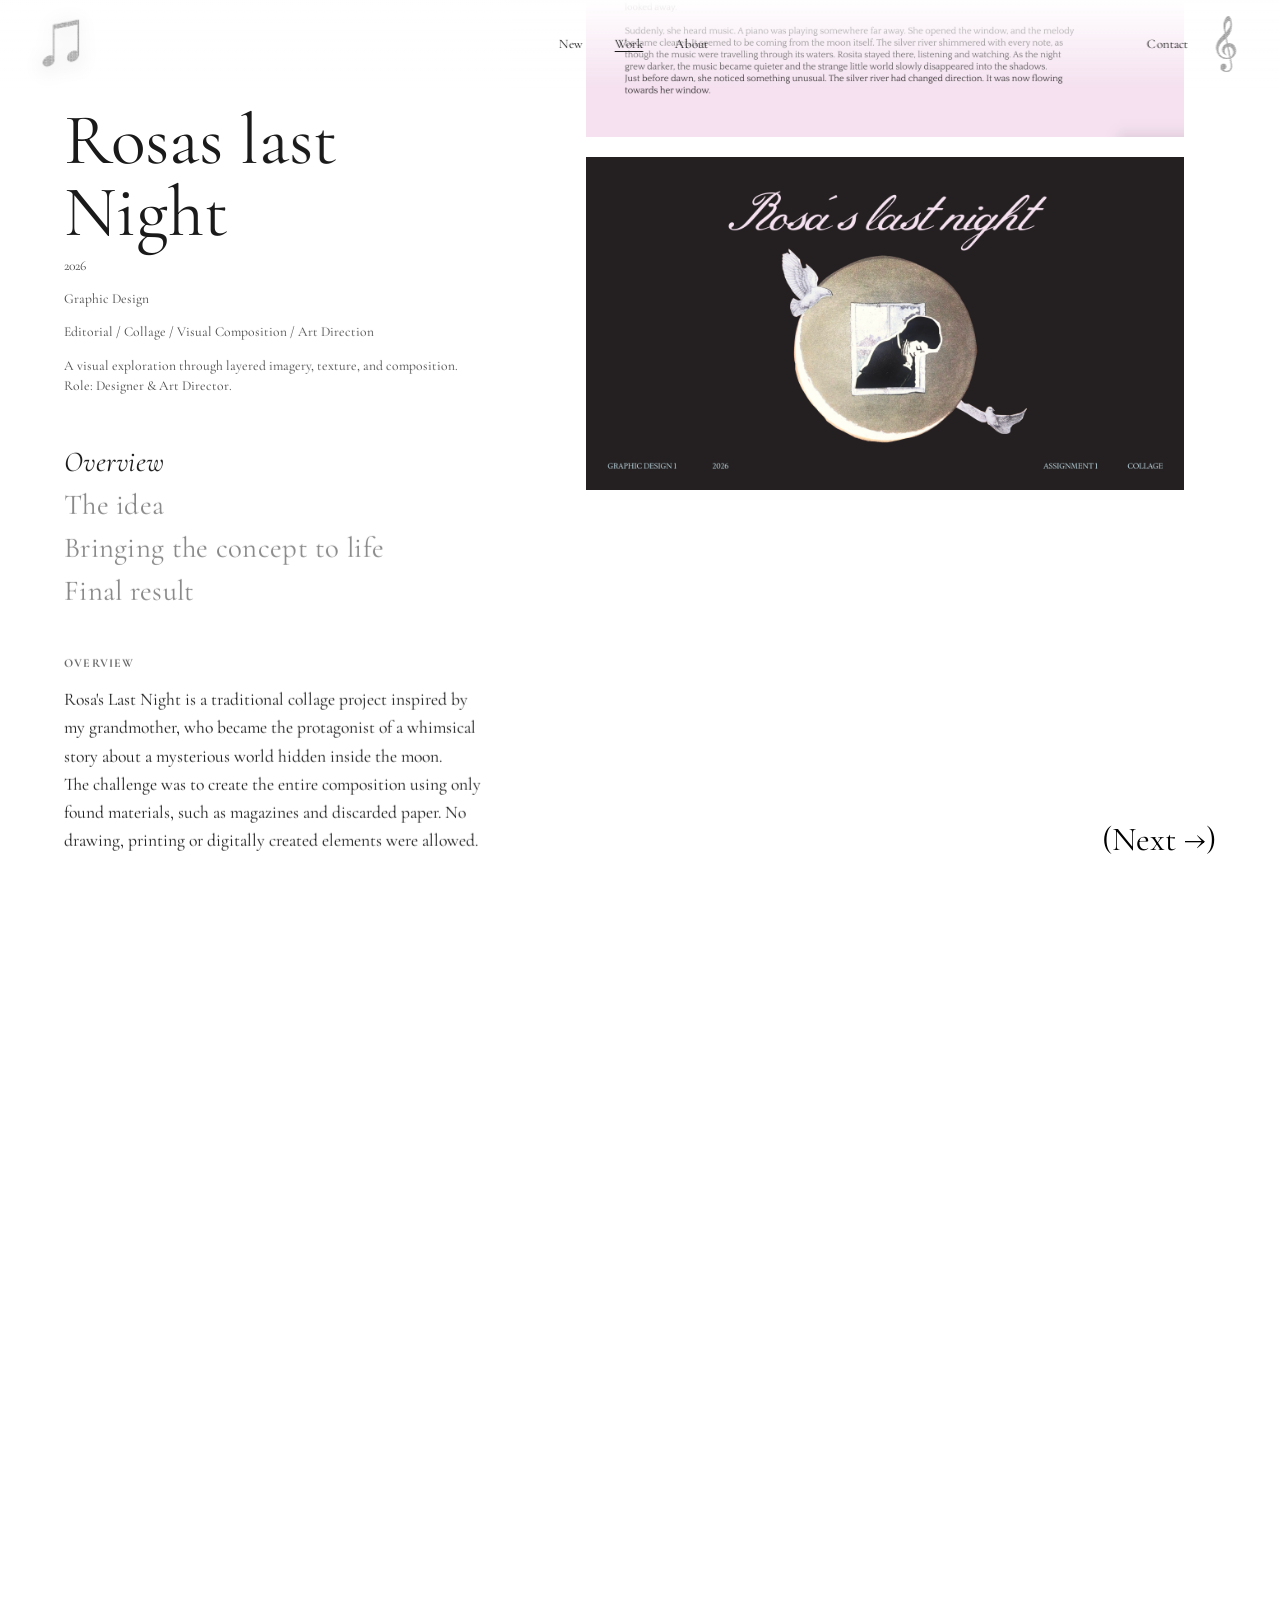
<file: works/Collage/collage.html>
<!DOCTYPE html>
<html lang="en">

<head>
  <meta charset="UTF-8">
  <meta name="viewport" content="width=device-width, initial-scale=1.0">
  <title>Rosas last Night — Paula Girona</title>
  <link rel="stylesheet" href="../Addison/addison.css">
  <link rel="preconnect" href="https://fonts.googleapis.com">
  <link rel="preconnect" href="https://fonts.gstatic.com" crossorigin>
  <link
    href="https://fonts.googleapis.com/css2?family=EB+Garamond:ital,wght@0,400;0,500;1,400&family=Cormorant+Garamond:ital,wght@0,300;0,400;1,300;1,400&display=swap"
    rel="stylesheet">
</head>

<body class="portfolio-page">

  <!-- Scroll runway: provides the page's scrollable height. JS sets its height. -->
  <div id="scroll-runway"></div>

  <!-- Fixed viewport: everything the user sees -->
  <div id="viewport-panel">

    <header class="portfolio-header">
      <div class="nav-left">
        <a href="../../index.html" class="logo" aria-label="Home">
          <img src="../../decor/logo.gif" alt="Home">
        </a>
      </div>
      <div class="nav-links">
        <a href="../../index.html" class="nav-link">New</a>
        <a href="../../index.html#work" class="nav-link nav-link--active">Work</a>
        <a href="../../about.html" class="nav-link">About</a>
      </div>
      <div class="nav-right">
        <a href="../../about.html#contact" class="nav-link">Contact</a>
        <a href="../../about.html" aria-label="About me"><img src="../../decor/me.gif" alt="About me" class="nav-me"></a>
      </div>
    </header>

    <div class="dual-columns">

      <!-- LEFT: text scrolls UP -->
      <div class="col col--left" id="col-left">
        <div class="col-inner" id="left-inner">

          <div class="project-intro">
            <h1>Rosas last Night</h1>
            <p class="year">2026</p>
            <p class="category">Graphic Design</p>
            <p class="credits">Editorial / Collage / Visual Composition / Art Direction</p>
            <p class="description-sub">A visual exploration through layered imagery, texture, and composition.<br>
              Role: Designer &amp; Art Director.</p>
          </div>

          <nav class="sidebar-nav">
            <a href="#overview" class="nav-link active">Overview</a>
            <a href="#the-idea" class="nav-link">The idea</a>
            <a href="#concept" class="nav-link">Bringing the concept to life</a>
            <a href="#final-result" class="nav-link">Final result</a>
          </nav>

          <div class="text-sections">
            <section class="content-section" id="overview">
              <h3>OVERVIEW</h3>
              <p>
                Rosa's Last Night is a traditional collage project
                inspired by my grandmother, who became the protagonist
                of a whimsical story about a mysterious world hidden
                inside the moon.
              </p>
              <p>
                The challenge was to create the entire composition
                using only found materials, such as magazines and
                discarded paper. No drawing, printing or digitally
                created elements were allowed.
              </p>
            </section>

            <section class="content-section" id="the-idea">
              <h3>THE IDEA</h3>
              <p>
                I wanted to create something surreal and dreamlike,
                a world where ordinary objects exist in extraordinary
                places. The story follows Rosa as she discovers an
                enormous moon containing a strange little universe,
                where a silver river flows between buildings,
                animals and unexpected objects.
              </p>
              <p>
                I played with exaggerated proportions and unusual
                combinations to create a sense of mystery, as if
                everything belonged together even though nothing
                quite made sense.
              </p>
            </section>

            <section class="content-section" id="concept">
              <h3>BRINGING THE CONCEPT TO LIFE</h3>
              <p>
                Working entirely with physical materials was one
                of the most interesting parts of this project.
                I spent time searching through magazines and
                collecting images, textures and pieces of paper
                that could become part of my imaginary world.
              </p>
              <p>
                Every element was cut out and arranged by hand,
                experimenting with scale, composition and
                unexpected visual relationships. The only
                personal photograph I included was one of
                my grandmother, connecting the fictional
                story to someone very real to me.
              </p>
            </section>

            <section class="content-section" id="final-result">
              <h3>FINAL RESULT</h3>
              <p>
                The final collage brings together fragments
                from completely different sources to create
                one surreal, whimsical composition.
              </p>
              <p>
                What I especially enjoyed was the limitation
                of working without digital tools. Instead of
                creating exactly what I imagined, I had to
                discover possibilities within the materials
                I could find.
              </p>
              <p>
                It reminded me that creativity isn't always
                about having unlimited possibilities.
                Sometimes, the most unexpected ideas come
                from working with what you already have.
              </p>
            </section>
          </div>

        </div>
      </div>

      <!-- RIGHT: images start at bottom, move DOWN to reveal earlier images -->
      <div class="col col--right" id="col-right">
        <div class="col-inner" id="right-inner">

          <div class="img-card"><img src="4.png" alt="Collage 1"></div>
          <div class="img-card"><img src="3.png" alt="Collage 2"></div>
          <div class="img-card"><img src="2.png" alt="Collage 3"></div>
          <div class="img-card"><img src="1.png" alt="Collage 4"></div>

        </div>
      </div>

    </div>
  </div>

  <div class="next-project-link">
    <a href="../Vinil/vinil.html">(Next →)</a>
  </div>

  <script src="../Addison/addison.js"></script>
</body>

</html>
</file>
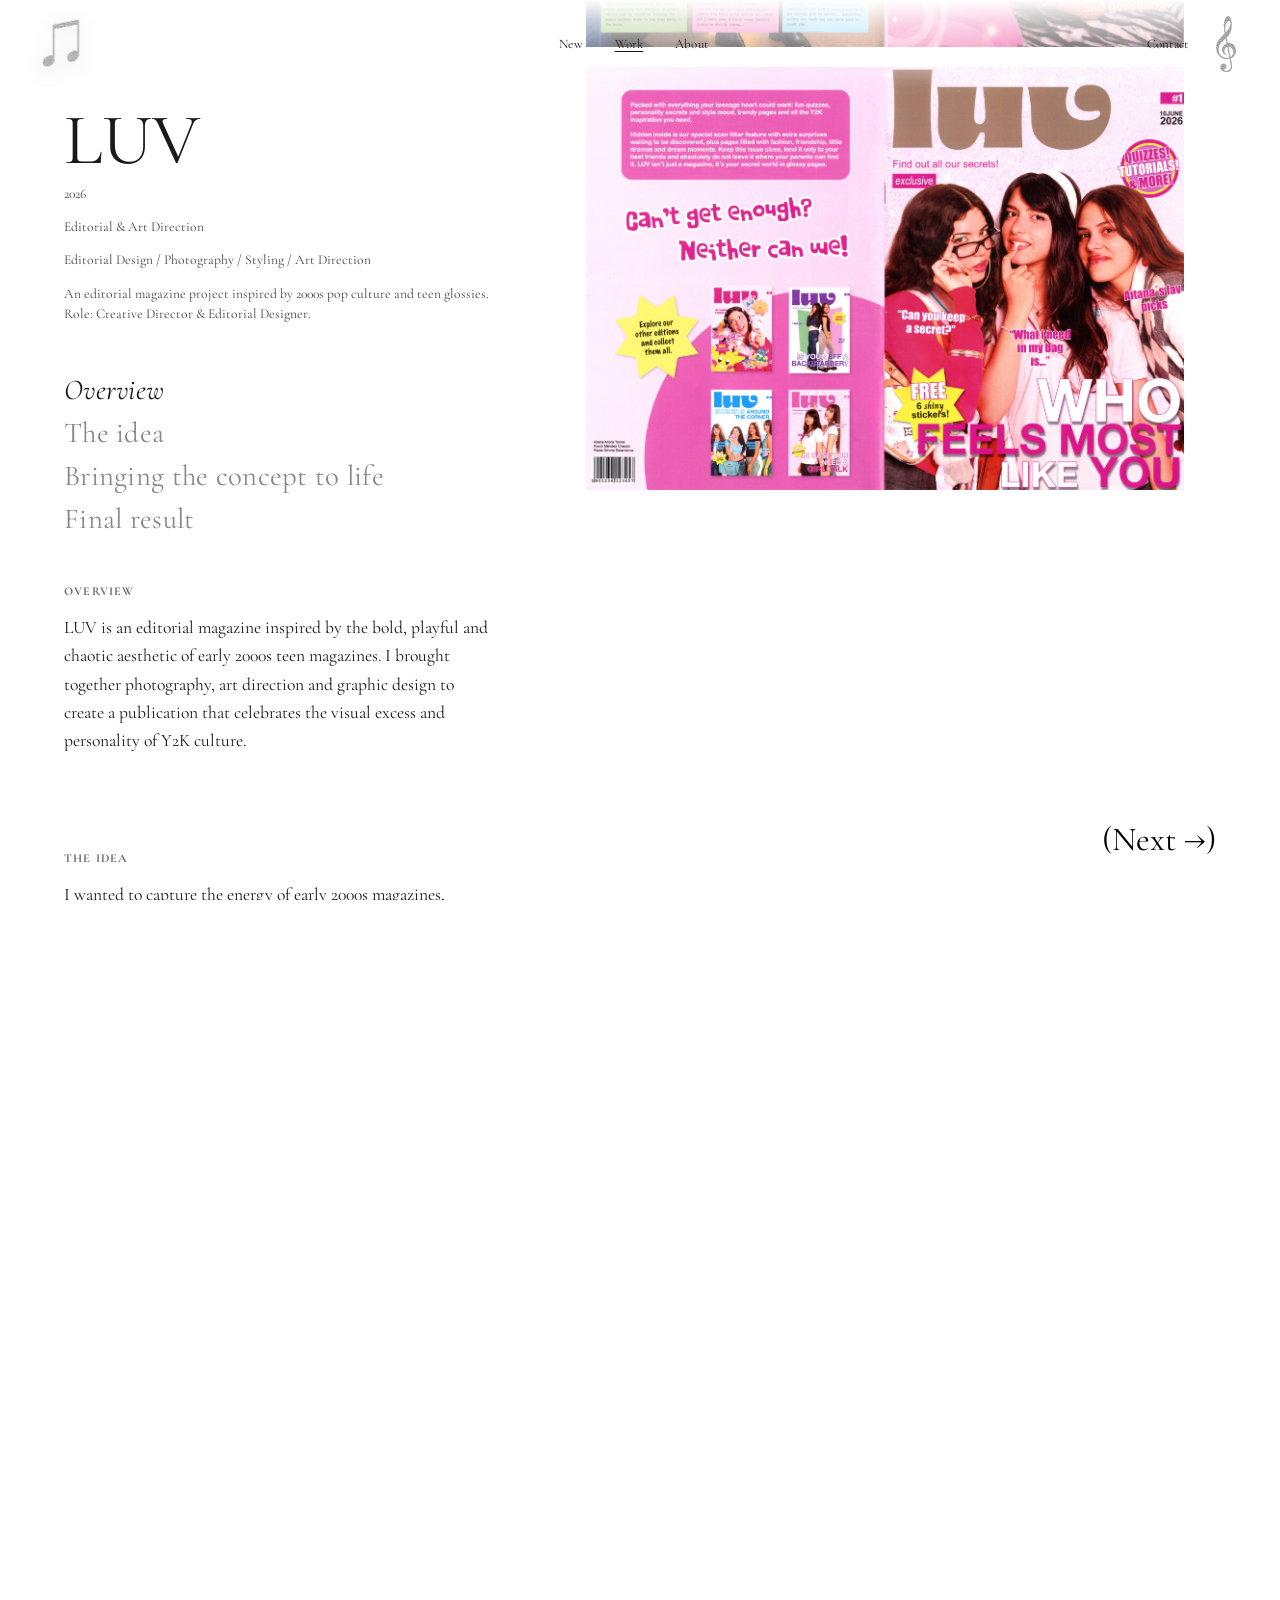
<file: works/LUV/LUV.html>
<!DOCTYPE html>
<html lang="en">

<head>
  <meta charset="UTF-8">
  <meta name="viewport" content="width=device-width, initial-scale=1.0">
  <title>LUV — Paula Girona</title>
  <link rel="stylesheet" href="../Addison/addison.css">
  <link rel="preconnect" href="https://fonts.googleapis.com">
  <link rel="preconnect" href="https://fonts.gstatic.com" crossorigin>
  <link
    href="https://fonts.googleapis.com/css2?family=EB+Garamond:ital,wght@0,400;0,500;1,400&family=Cormorant+Garamond:ital,wght@0,300;0,400;1,300;1,400&display=swap"
    rel="stylesheet">
</head>

<body class="portfolio-page">

  <!-- Scroll runway: provides the page's scrollable height. JS sets its height. -->
  <div id="scroll-runway"></div>

  <!-- Fixed viewport: everything the user sees -->
  <div id="viewport-panel">

    <header class="portfolio-header">
      <div class="nav-left">
        <a href="../../index.html" class="logo" aria-label="Home">
          <img src="../../decor/logo.gif" alt="Home">
        </a>
      </div>
      <div class="nav-links">
        <a href="../../index.html" class="nav-link">New</a>
        <a href="../../index.html#work" class="nav-link nav-link--active">Work</a>
        <a href="../../about.html" class="nav-link">About</a>
      </div>
      <div class="nav-right">
        <a href="../../about.html#contact" class="nav-link">Contact</a>
        <a href="../../about.html" aria-label="About me"><img src="../../decor/me.gif" alt="About me"
            class="nav-me"></a>
      </div>
    </header>

    <div class="dual-columns">

      <!-- LEFT: text scrolls UP -->
      <div class="col col--left" id="col-left">
        <div class="col-inner" id="left-inner">

          <div class="project-intro">
            <h1>LUV</h1>
            <p class="year">2026</p>
            <p class="category">Editorial &amp; Art Direction</p>
            <p class="credits">Editorial Design / Photography / Styling / Art Direction</p>
            <p class="description-sub">An editorial magazine project inspired by 2000s pop culture and teen
              glossies.<br>
              Role: Creative Director &amp; Editorial Designer.</p>
          </div>

          <nav class="sidebar-nav">
            <a href="#overview" class="nav-link active">Overview</a>
            <a href="#the-idea" class="nav-link">The idea</a>
            <a href="#concept" class="nav-link">Bringing the concept to life</a>
            <a href="#final-result" class="nav-link">Final result</a>
          </nav>

          <div class="text-sections">
            <section class="content-section" id="overview">
              <h3>OVERVIEW</h3>
              <p>
                LUV is an editorial magazine inspired by the bold,
                playful and chaotic aesthetic of early 2000s teen
                magazines. I brought together photography, art
                direction and graphic design to create a publication
                that celebrates the visual excess and personality
                of Y2K culture.
              </p>
            </section>

            <section class="content-section" id="the-idea">
              <h3>THE IDEA</h3>
              <p>
                I wanted to capture the energy of early 2000s
                magazines, where clashing colours, experimental
                typography, overlapping elements and unexpected
                compositions were part of the visual language.
              </p>
              <p>
                Rather than following traditional editorial rules,
                I embraced maximalism, experimenting with combinations
                of colours, textures and layouts I had never
                considered before. The challenge was to make
                something deliberately chaotic while keeping
                every creative decision intentional.
              </p>
            </section>

            <section class="content-section" id="concept">
              <h3>BRINGING THE CONCEPT TO LIFE</h3>
              <p>
                I took part in every stage of the creative process,
                from planning and organising the photoshoot to
                working with the camera and lighting in the studio.
                I then edited the photographs and designed the
                entire magazine in InDesign.
              </p>
              <p>
                One of the most interesting challenges was finding
                the balance between experimentation and composition.
                I played with unconventional typography, layered
                images and contrasting visual elements, making
                sure the magazine felt spontaneous and expressive
                without losing its overall identity.
              </p>
            </section>

            <section class="content-section" id="final-result">
              <h3>FINAL RESULT</h3>
              <p>
                The final result is a fully printed magazine that
                brings the playful spirit of Y2K editorial design
                into a contemporary creative project.
              </p>
              <p>
                What I enjoyed most was having creative control
                over the entire process, from the initial concept
                and photography to the final printed pages.
                Seeing all these disciplines come together
                into one physical publication was especially
                rewarding.
              </p>
              <p>
                LUV represents the kind of creative work I enjoy
                most: experimental, expressive and full of
                personality, where photography and graphic
                design work together to create a complete
                visual experience.
              </p>
            </section>
          </div>

        </div>
      </div>

      <!-- RIGHT: images start at bottom, move DOWN to reveal earlier images -->
      <div class="col col--right" id="col-right">
        <div class="col-inner" id="right-inner">

          <div class="img-card"><img src="Poster.jpg" alt="Poster"></div>
          <div class="img-card"><img src="Anuncios3.jpg" alt="Anuncios 3"></div>
          <div class="img-card"><img src="Anuncios2.jpg" alt="Anuncios 2"></div>
          <div class="img-card"><img src="anuncios1.jpg" alt="Anuncios 1"></div>
          <div class="img-card"><img src="wich brunette.jpg" alt="Which Brunette"></div>
          <div class="img-card"><img src="Gamer Girls.jpg" alt="Gamer Girls"></div>
          <div class="img-card"><img src="Attention Hog.jpg" alt="Attention Hog"></div>
          <div class="img-card"><img src="lets do my makeup.jpg" alt="Let's Do My Makeup"></div>
          <div class="img-card"><img src="whats in my bag.jpg" alt="What's In My Bag"></div>
          <div class="img-card"><img src="what a girl needs.jpg" alt="What A Girl Needs"></div>
          <div class="img-card"><img src="juicy rumour.jpg" alt="Juicy Rumour"></div>
          <div class="img-card"><img src="Portada.jpg" alt="Portada"></div>

        </div>
      </div>

    </div>
  </div>

  <div class="next-project-link">
    <a href="../Collage/collage.html">(Next →)</a>
  </div>

  <script src="../Addison/addison.js"></script>
</body>

</html>
</file>
<file: works/Addison/addison.css>
/* addison.css
   =========================================================
   Fixed-viewport dual-column layout.
   Scroll is provided by #scroll-runway (height set by JS).
   Both column inners are driven entirely by translateY via JS.
   ========================================================= */

*,
*::before,
*::after {
  box-sizing: border-box;
  margin: 0;
  padding: 0;
}

body.portfolio-page {
  background-color: #ffffff;
  color: #1a1a1a;
  font-family: 'Cormorant Garamond', 'EB Garamond', Georgia, serif;
  overflow-x: hidden;
  /* overflow-y: auto — browser default, runway creates the scroll height */
}

/* ── Runway ───────────────────────────────────────────────
   In normal flow. Invisible. Its only job is height.
   JS sets: runway.style.height = (scrollMax + viewportH) + 'px' */
#scroll-runway {
  position: relative;
  width: 100%;
  pointer-events: none;
}

/* ── Viewport panel ───────────────────────────────────────
   Fixed to screen. Never moves. Clips both columns. */
#viewport-panel {
  position: fixed;
  inset: 0;
  display: flex;
  flex-direction: column;
  overflow: hidden;
  will-change: opacity, filter, transform;
  animation: pageEnter 0.7s cubic-bezier(0.22, 1, 0.36, 1);
  transition: opacity 0.5s cubic-bezier(0.22, 1, 0.36, 1), filter 0.5s cubic-bezier(0.22, 1, 0.36, 1), transform 0.5s cubic-bezier(0.22, 1, 0.36, 1);
}

@keyframes pageEnter {
  from {
    opacity: 0;
    filter: blur(18px);
    transform: scale(1.015);
  }
  to {
    opacity: 1;
    filter: blur(0px);
    transform: scale(1);
  }
}

body.page-exit #viewport-panel,
body.page-exit .next-project-link {
  opacity: 0;
  filter: blur(18px);
  transform: scale(0.985);
  pointer-events: none;
}

/* ── Header ───────────────────────────────────────────────*/
.portfolio-header {
  position: absolute;
  top: 0;
  left: 0;
  right: 0;
  z-index: 100;
  height: 88px;
  background: linear-gradient(to bottom, #ffffff 0%, rgba(255, 255, 255, 0) 100%);
  display: flex;
  justify-content: space-between;
  align-items: center;
  padding: 0 40px;
  pointer-events: none;
}

.portfolio-header a {
  pointer-events: auto;
}

.logo {
  display: inline-flex;
  align-items: center;
  text-decoration: none;
}

.logo img {
  height: 56px;
  width: auto;
  display: block;
  filter: drop-shadow(0 4px 10px rgba(0, 0, 0, 0.22));
}

.nav-left {
  display: flex;
  align-items: center;
  flex: 0 0 auto;
  min-width: 80px;
}

.nav-links {
  display: flex;
  align-items: center;
  gap: 32px;
  flex: 1;
  justify-content: center;
}

.nav-right {
  display: flex;
  align-items: center;
  gap: 24px;
  flex: 0 0 auto;
  min-width: 80px;
  justify-content: flex-end;
}

.nav-link {
  font-family: var(--font-serif, 'Cormorant Garamond', 'EB Garamond', Georgia, serif);
  font-size: 13px;
  font-weight: 400;
  color: #1a1a1a;
  text-decoration: none;
  letter-spacing: 0.01em;
  transition: all 0.35s cubic-bezier(0.25, 0.46, 0.45, 0.94);
  white-space: nowrap;
  position: relative;
}

.nav-link::after {
  content: '';
  position: absolute;
  bottom: -2px;
  left: 0;
  right: 0;
  height: 1px;
  background: #1a1a1a;
  transform: scaleX(0);
  transform-origin: left center;
  transition: transform 0.3s cubic-bezier(0.25, 0.46, 0.45, 0.94);
}

.nav-link:hover::after {
  transform: scaleX(1);
}

.nav-link--active {
  text-decoration: underline;
  text-underline-offset: 3px;
  text-decoration-thickness: 1px;
}

.nav-link--active::after {
  display: none;
}

.nav-me {
  height: 56px;
  width: auto;
  display: block;
}

/* ── Columns ──────────────────────────────────────────────*/
.dual-columns {
  flex: 1;
  display: flex;
  min-height: 0;
  /* required: allows overflow:hidden to clip correctly */
}

.col {
  overflow: hidden;
  /* clips the inner content that travels outside bounds */
  position: relative;
}

.col--left {
  width: 42%;
  padding: 6.5rem 3rem 2rem 4rem;
}

.col--right {
  width: 58%;
  padding: 6.5rem 6rem 2rem 3rem;
}

/* extra horizontal padding = narrower images */

/* Inner containers — JS sets translateY on these */
.col-inner {
  will-change: transform;
}

#left-inner {
  padding-bottom: 60vh;
}

#right-inner {
  padding-bottom: 42vh;
}

/* ── Left column typography ───────────────────────────────*/
.project-intro h1 {
  font-family: 'Cormorant Garamond', 'EB Garamond', Georgia, serif;
  font-size: 4.5rem;
  margin-bottom: 0.5rem;
  font-weight: normal;
  line-height: 1;
}

.project-intro .year,
.project-intro .category,
.project-intro .credits,
.project-intro .description-sub {
  font-size: 0.85rem;
  line-height: 1.5;
  color: #444;
  margin-bottom: 0.8rem;
}

.sidebar-nav {
  display: flex;
  flex-direction: column;
  gap: 0.5rem;
  margin: 3rem 0;
}

.sidebar-nav .nav-link {
  text-decoration: none;
  font-family: 'Cormorant Garamond', 'EB Garamond', Georgia, serif;
  font-size: 1.8rem;
  color: #888;
  transition: color 0.3s ease;
}

.sidebar-nav .nav-link.active,
.sidebar-nav .nav-link:hover {
  color: #1a1a1a;
  font-style: italic;
}

.content-section {
  margin-bottom: 6rem;
}

.content-section h3 {
  font-size: 0.75rem;
  letter-spacing: 0.1em;
  color: #666;
  margin-bottom: 1rem;
}

.content-section p {
  font-size: 1.1rem;
  line-height: 1.6;
  font-family: 'Cormorant Garamond', 'EB Garamond', Georgia, serif;
}

/* ── Right column images ──────────────────────────────────*/
.img-card {
  width: 100%;
  border-radius: 0;
  /* Esquinas totalmente rectas sin redondeo */
  overflow: hidden;
  background: #e2dcd5;
  margin-bottom: 1.25rem;
}

.img-card:last-child {
  margin-bottom: 0;
}

.img-card img,
.img-card video {
  width: 100%;
  height: auto;
  display: block;
}

/* ── Image Row (horizontal group) ─────────────────────────*/
.img-row {
  display: flex;
  gap: 1.25rem;
  width: 100%;
  margin-bottom: 1.25rem;
}

.img-row:last-child {
  margin-bottom: 0;
}

.img-row .img-card {
  flex: 1;
  min-width: 0;
  margin-bottom: 0;
}

.img-row .img-card img {
  width: 100%;
  height: 100%;
  aspect-ratio: 1 / 1;
  object-fit: cover;
  display: block;
}

/* ── Floating dock ────────────────────────────────────────*/
.floating-dock {
  position: fixed;
  bottom: 2rem;
  left: 50%;
  transform: translateX(-50%);
  background: rgba(230, 225, 218, 0.85);
  backdrop-filter: blur(10px);
  padding: 0.5rem 1rem;
  border-radius: 50px;
  display: flex;
  gap: 0.5rem;
  box-shadow: 0 10px 30px rgba(0, 0, 0, 0.05);
  z-index: 1000;
}

.dock-btn {
  background: transparent;
  border: none;
  padding: 0.5rem 1.2rem;
  border-radius: 30px;
  font-size: 0.85rem;
  cursor: pointer;
  color: #333;
  transition: background 0.2s;
}

.dock-btn.active,
.dock-btn:hover {
  background: #1a1a1a;
  color: #fff;
}

.next-project-link {
  position: fixed;
  bottom: 2.5rem;
  right: 4rem;
  font-family: 'Cormorant Garamond', 'EB Garamond', Georgia, serif;
  font-size: 2.1rem;
  z-index: 1000;
  mix-blend-mode: difference;
}

.next-project-link a {
  color: #ffffff;
  text-decoration: none;
}

/* ── Video Lightbox & Cursor Badge ────────────────────────*/
#final-video {
  cursor: none;
}

.video-overlay-backdrop {
  position: fixed;
  inset: 0;
  z-index: 2000;
  background: rgba(248, 247, 245, 0);
  opacity: 0;
  pointer-events: none;
  transition: opacity 0.45s ease;
}

.video-overlay-backdrop.visible {
  opacity: 1;
  pointer-events: all;
  background: rgba(248, 247, 245, 0.92);
  backdrop-filter: blur(6px);
}

.video-overlay {
  position: fixed;
  inset: 0;
  z-index: 2010;
  display: flex;
  align-items: center;
  justify-content: center;
  opacity: 0;
  pointer-events: none;
  transition: opacity 0.45s ease;
}

.video-overlay.visible {
  opacity: 1;
  pointer-events: all;
}

.video-overlay-player {
  max-width: 78vw;
  max-height: 80vh;
  width: auto;
  height: auto;
  display: block;
  box-shadow: 0 12px 56px rgba(0, 0, 0, 0.14);
}

.video-overlay-close {
  position: fixed;
  top: 2.4rem;
  right: 3.6rem;
  z-index: 2020;
  background: none;
  border: none;
  cursor: pointer;
  font-family: 'Cormorant Garamond', 'EB Garamond', Georgia, serif;
  font-size: 1.5rem;
  color: #6b6b6b;
  padding: 0.4rem;
  line-height: 1;
  transition: color 0.2s ease, transform 0.2s ease;
}

.video-overlay-close:hover {
  color: #1a1a1a;
  transform: rotate(90deg);
}

.cursor-badge {
  position: fixed;
  top: 0;
  left: 0;
  width: 108px;
  height: 108px;
  border-radius: 50%;
  background: #1a1a1a;
  color: #ffffff;
  font-family: 'Cormorant Garamond', 'EB Garamond', Georgia, serif;
  font-size: 0.92rem;
  font-style: italic;
  line-height: 1.15;
  display: flex;
  align-items: center;
  justify-content: center;
  text-align: center;
  padding: 0.75rem;
  pointer-events: none;
  z-index: 9998;
  opacity: 0;
  transform: translate(-50%, -50%) scale(0.75);
  transition: opacity 0.25s cubic-bezier(0.22, 1, 0.36, 1), transform 0.25s cubic-bezier(0.22, 1, 0.36, 1);
}

.cursor-badge.visible {
  opacity: 1;
  transform: translate(-50%, -50%) scale(1);
}

/* ── Cute Star & Flower Cursor Trail ──────────────────────*/
.cursor-spark {
  position: fixed;
  pointer-events: none;
  z-index: 9999;
  font-size: 1.05rem;
  color: #b8b5b2;
  user-select: none;
  transform: translate(-50%, -50%);
  animation: sparkFloat 0.85s cubic-bezier(0.22, 1, 0.36, 1) forwards;
}

@keyframes sparkFloat {
  0% {
    opacity: 0.9;
    transform: translate(-50%, -50%) scale(0.5) rotate(0deg);
  }
  50% {
    opacity: 0.75;
    transform: translate(-50%, -85%) scale(1.05) rotate(20deg);
  }
  100% {
    opacity: 0;
    transform: translate(-50%, -140%) scale(0.6) rotate(45deg);
  }
}

/* ── Narrow desktop/tablet adjustments ───────────────────── */
@media (max-width: 768px) and (min-width: 601px) {
  .col--left {
    padding: 6.5rem 2rem 2rem 2.5rem;
  }
  .col--right {
    padding: 6.5rem 2.5rem 2rem 2rem;
  }
  .project-intro h1 {
    font-size: 3.2rem;
  }
}

/* ── Mobile fallback ──────────────────────────────────────
   Below 600px: abandon fixed layout, stack naturally. */
@media (max-width: 600px) {
  .portfolio-header {
    height: 70px;
    padding: 0 16px;
  }

  .nav-links {
    gap: 18px;
  }

  .nav-link {
    font-size: 11px;
  }

  #scroll-runway {
    display: none;
  }

  #viewport-panel {
    position: static;
    overflow: visible;
  }

  .dual-columns {
    flex-direction: column;
  }

  .col--left,
  .col--right {
    width: 100%;
    overflow: visible;
    padding: 2rem;
  }

  .col--left {
    padding-top: 6.5rem;
    padding-bottom: 1rem;
  }

  .col--right {
    padding-top: 1rem;
  }

  #left-inner {
    padding-bottom: 0;
  }

  #right-inner {
    padding-bottom: 3rem;
  }

  .content-section {
    margin-bottom: 2.5rem;
  }

  .content-section:last-child {
    margin-bottom: 0;
  }

  .img-row {
    gap: 0.5rem;
    margin-bottom: 0.75rem;
  }

  /* Disable JS-driven transforms on mobile */
  .col-inner {
    transform: none !important;
  }
}
</file>
